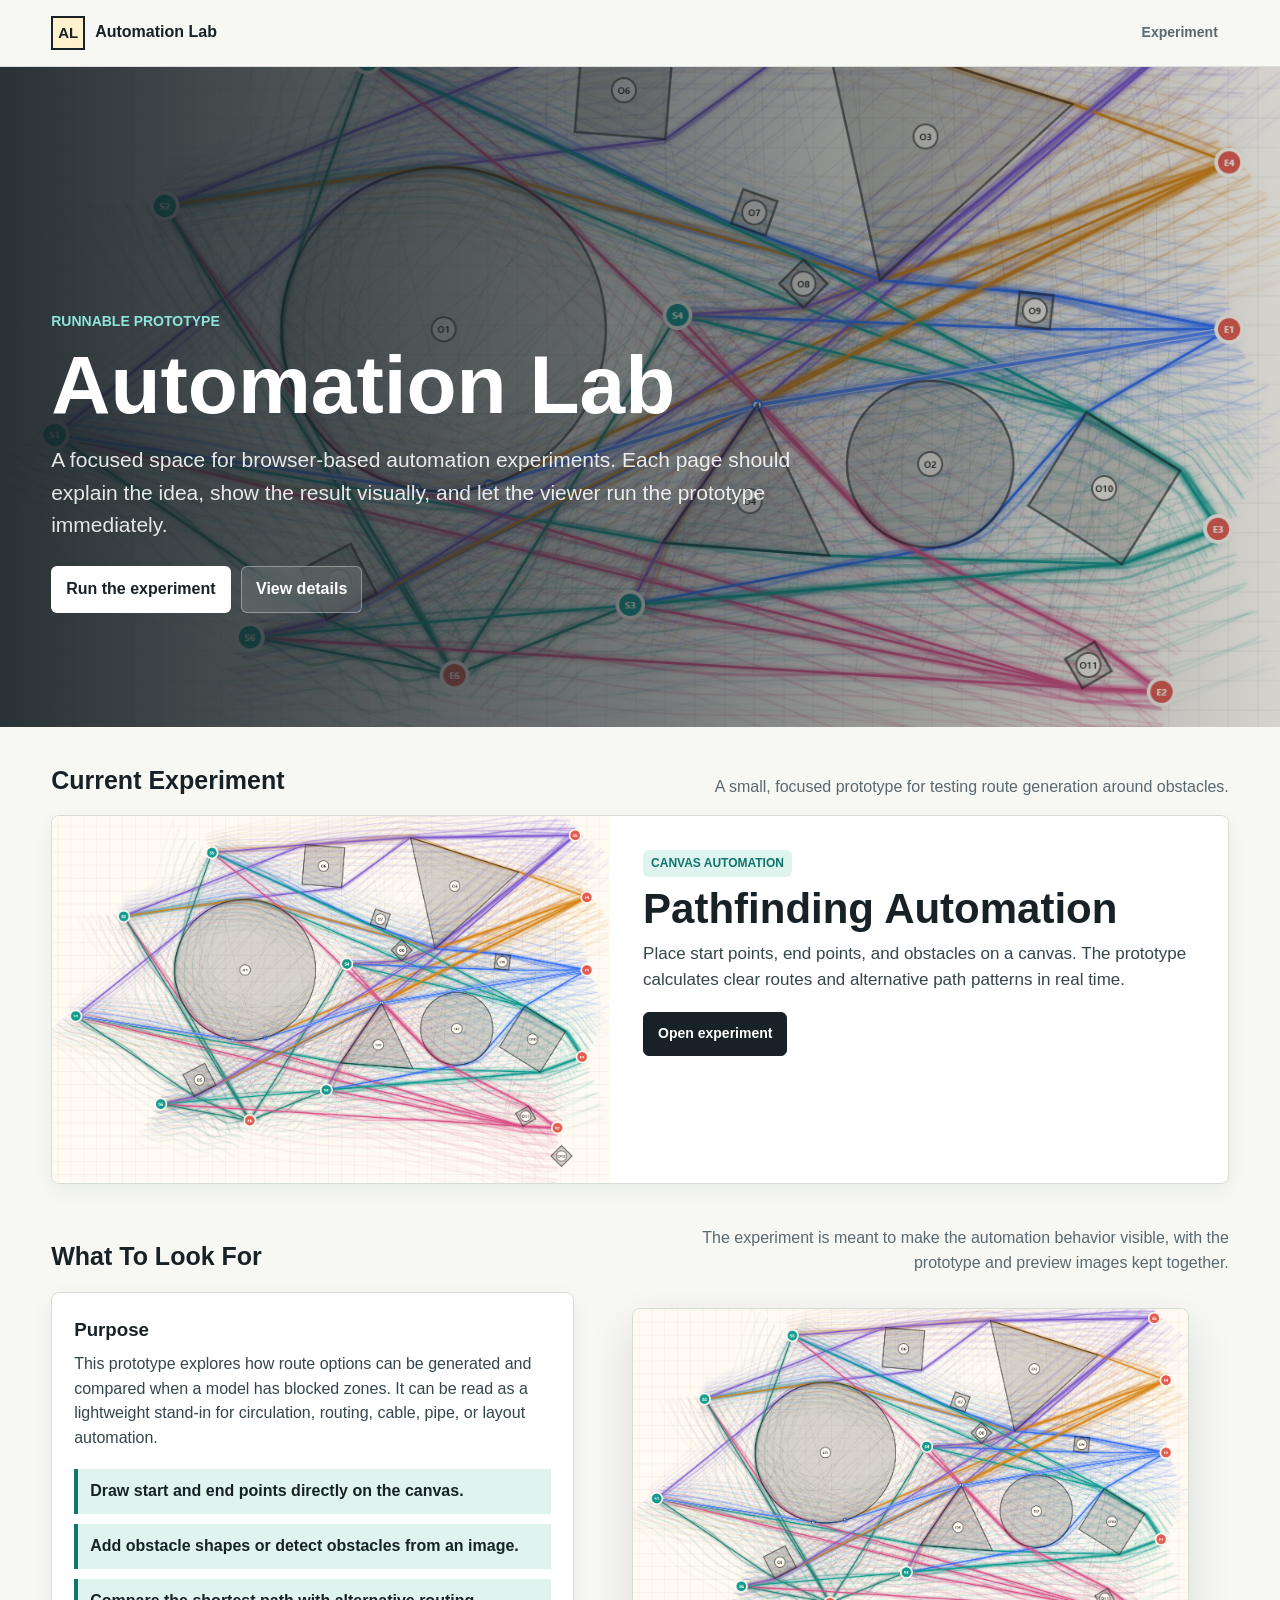
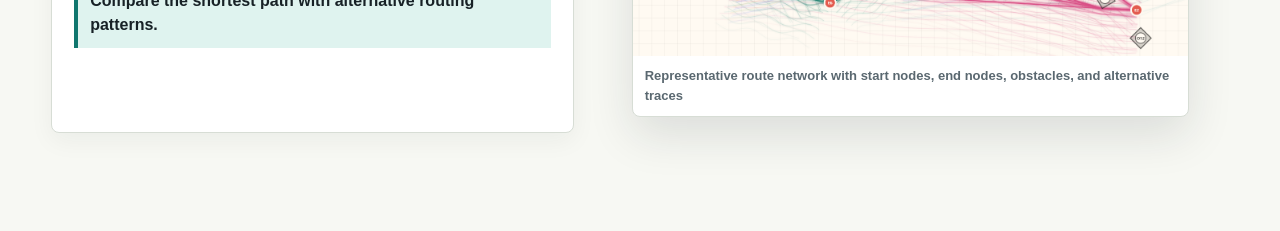
<file: index.html>
<!doctype html>
<html lang="en">
<head>
  <meta charset="utf-8">
  <meta name="viewport" content="width=device-width, initial-scale=1">
  <title>Automation Lab | Runnable Automation Experiments</title>
  <meta name="description" content="A focused gallery of runnable automation experiments with visual previews and browser-based prototypes.">
  <meta property="og:title" content="Automation Lab | Runnable Automation Experiments">
  <meta property="og:description" content="A focused gallery of runnable automation experiments with visual previews and browser-based prototypes.">
  <meta property="og:type" content="website">
  <meta property="og:url" content="https://onehojoe.github.io/codex-lab/">
  <meta property="og:image" content="https://onehojoe.github.io/codex-lab/labs/realtime-geometry-pathfinding/polished-preview.png?v=hero-20260525">
  <meta name="twitter:card" content="summary_large_image">
  <meta name="twitter:title" content="Automation Lab | Runnable Automation Experiments">
  <meta name="twitter:description" content="A focused gallery of runnable automation experiments with visual previews and browser-based prototypes.">
  <meta name="twitter:image" content="https://onehojoe.github.io/codex-lab/labs/realtime-geometry-pathfinding/polished-preview.png?v=hero-20260525">
  <style>
    :root {
      --ink: #172126;
      --muted: #5a6870;
      --paper: #f7f8f3;
      --surface: #ffffff;
      --line: #d7ddd5;
      --teal: #0f766e;
      --teal-soft: #dff3ef;
      --amber: #c98205;
      --amber-soft: #fff1cc;
      --blue: #255c99;
      --shadow: 0 18px 46px rgba(23, 33, 38, .12);
    }

    * {
      box-sizing: border-box;
    }

    html {
      scroll-behavior: smooth;
    }

    body {
      margin: 0;
      color: var(--ink);
      background: var(--paper);
      font-family: "Segoe UI", Arial, sans-serif;
      line-height: 1.55;
    }

    a {
      color: inherit;
    }

    img {
      display: block;
      max-width: 100%;
    }

    .topbar {
      position: sticky;
      top: 0;
      z-index: 10;
      display: flex;
      align-items: center;
      justify-content: space-between;
      gap: 16px;
      padding: 14px clamp(18px, 4vw, 56px);
      border-bottom: 1px solid rgba(23, 33, 38, .12);
      background: rgba(247, 248, 243, .94);
      backdrop-filter: blur(14px);
    }

    .brand {
      display: flex;
      align-items: center;
      gap: 10px;
      min-width: 0;
      font-weight: 900;
      text-decoration: none;
    }

    .mark {
      display: grid;
      place-items: center;
      width: 34px;
      height: 34px;
      border: 2px solid var(--ink);
      background: var(--amber-soft);
      font-size: 15px;
      line-height: 1;
    }

    .nav {
      display: flex;
      gap: 8px;
      flex-wrap: wrap;
      justify-content: flex-end;
    }

    .nav a {
      min-height: 34px;
      padding: 7px 10px;
      border: 1px solid transparent;
      border-radius: 6px;
      color: var(--muted);
      font-size: 14px;
      font-weight: 800;
      text-decoration: none;
    }

    .nav a:hover {
      border-color: var(--line);
      background: var(--surface);
      color: var(--ink);
    }

    .hero {
      min-height: min(660px, calc(100vh - 56px));
      display: grid;
      align-items: end;
      padding: clamp(36px, 7vw, 78px) clamp(18px, 4vw, 56px);
      background:
        linear-gradient(90deg, rgba(23, 33, 38, .92), rgba(23, 33, 38, .58) 52%, rgba(23, 33, 38, .18)),
        url("labs/realtime-geometry-pathfinding/polished-preview.png?v=hero-20260525") center / cover no-repeat;
      color: #ffffff;
    }

    .hero-copy {
      max-width: 760px;
      padding-bottom: clamp(18px, 4vh, 48px);
    }

    .eyebrow {
      margin: 0 0 10px;
      color: #8de5d9;
      font-size: 14px;
      font-weight: 900;
      text-transform: uppercase;
    }

    h1 {
      margin: 0;
      font-size: clamp(42px, 7vw, 82px);
      line-height: 1.02;
      letter-spacing: 0;
    }

    .lede {
      max-width: 66ch;
      margin: 18px 0 0;
      color: rgba(255, 255, 255, .88);
      font-size: clamp(17px, 2vw, 21px);
    }

    .hero-actions {
      display: flex;
      flex-wrap: wrap;
      gap: 10px;
      margin-top: 24px;
    }

    .button,
    .launch {
      display: inline-flex;
      align-items: center;
      justify-content: center;
      min-height: 42px;
      padding: 10px 14px;
      border-radius: 6px;
      font-weight: 900;
      text-decoration: none;
    }

    .button {
      border: 1px solid rgba(255, 255, 255, .34);
      background: #ffffff;
      color: var(--ink);
    }

    .button.secondary {
      background: rgba(255, 255, 255, .12);
      color: #ffffff;
      backdrop-filter: blur(12px);
    }

    main {
      padding: 34px clamp(18px, 4vw, 56px) 56px;
    }

    .section {
      max-width: 1180px;
      margin: 0 auto 42px;
    }

    .section-head {
      display: flex;
      align-items: end;
      justify-content: space-between;
      gap: 18px;
      margin-bottom: 16px;
    }

    h2 {
      margin: 0;
      font-size: 25px;
      letter-spacing: 0;
    }

    .section-head p {
      max-width: 60ch;
      margin: 0;
      color: var(--muted);
      text-align: right;
    }

    .explain-grid {
      display: grid;
      grid-template-columns: minmax(0, .82fr) minmax(320px, 1fr);
      gap: 18px;
      align-items: stretch;
    }

    .explain-copy {
      padding: 22px;
      border: 1px solid var(--line);
      border-radius: 8px;
      background: var(--surface);
      box-shadow: 0 8px 24px rgba(23, 33, 38, .05);
    }

    .explain-copy h3 {
      margin: 0 0 8px;
    }

    .explain-copy p {
      margin: 0;
      color: #34454c;
    }

    .explain-list {
      display: grid;
      gap: 10px;
      margin: 18px 0 0;
      padding: 0;
      list-style: none;
    }

    .explain-list li {
      padding: 10px 12px;
      border-left: 4px solid var(--teal);
      background: var(--teal-soft);
      font-weight: 800;
    }

    .visual-grid {
      display: grid;
      grid-template-columns: 1fr;
      gap: 12px;
    }

    .visual,
    .card {
      overflow: hidden;
      min-width: 0;
      border: 1px solid var(--line);
      border-radius: 8px;
      background: var(--surface);
      box-shadow: var(--shadow);
    }

    .visual img {
      width: 100%;
      aspect-ratio: 16 / 10;
      object-fit: cover;
      background: #dce3df;
    }

    .visual figcaption {
      padding: 10px 12px;
      color: var(--muted);
      font-size: 13px;
      font-weight: 800;
    }

    .card {
      display: grid;
      grid-template-columns: minmax(320px, .9fr) minmax(0, 1fr);
      box-shadow: 0 8px 20px rgba(23, 33, 38, .05);
    }

    .card img {
      width: 100%;
      height: 100%;
      min-height: 280px;
      object-fit: cover;
      background: #dce3df;
    }

    .card-body {
      padding: clamp(20px, 4vw, 34px);
    }

    .tag {
      display: inline-flex;
      margin-bottom: 10px;
      padding: 4px 8px;
      border-radius: 6px;
      color: var(--teal);
      background: var(--teal-soft);
      font-size: 12px;
      font-weight: 900;
      text-transform: uppercase;
    }

    .card h3 {
      margin: 0 0 10px;
      font-size: clamp(26px, 4vw, 42px);
      line-height: 1.05;
    }

    .card p {
      margin: 0;
      color: #34454c;
      font-size: 17px;
    }

    .launch {
      margin-top: 18px;
      border: 1px solid var(--ink);
      background: var(--ink);
      color: #ffffff;
      font-size: 14px;
    }

    .launch:hover {
      background: var(--blue);
      border-color: var(--blue);
    }

    @media (max-width: 900px) {
      .explain-grid,
      .card {
        grid-template-columns: 1fr;
      }

      .section-head {
        display: block;
      }

      .section-head p {
        margin-top: 8px;
        text-align: left;
      }
    }

    @media (max-width: 640px) {
      .topbar {
        align-items: flex-start;
        flex-direction: column;
      }

      .nav {
        justify-content: flex-start;
      }

      .hero {
        min-height: 580px;
        background-position: 58% center;
      }

      .visual-grid {
        grid-template-columns: 1fr;
      }
    }
  </style>
</head>
<body>
  <header class="topbar">
    <a class="brand" href="./" aria-label="Automation Lab home">
      <span class="mark">AL</span>
      <span>Automation Lab</span>
    </a>
    <nav class="nav" aria-label="Main navigation">
      <a href="#experiment">Experiment</a>
    </nav>
  </header>

  <section class="hero" aria-labelledby="heroTitle">
    <div class="hero-copy">
      <p class="eyebrow">Runnable prototype</p>
      <h1 id="heroTitle">Automation Lab</h1>
      <p class="lede">
        A focused space for browser-based automation experiments. Each page should explain the idea, show the result visually, and let the viewer run the prototype immediately.
      </p>
      <div class="hero-actions">
        <a class="button" href="labs/realtime-geometry-pathfinding/">Run the experiment</a>
        <a class="button secondary" href="#experiment">View details</a>
      </div>
    </div>
  </section>

  <main>
    <section class="section" id="experiment">
      <div class="section-head">
        <h2>Current Experiment</h2>
        <p>A small, focused prototype for testing route generation around obstacles.</p>
      </div>
      <article class="card">
        <img src="labs/realtime-geometry-pathfinding/polished-preview.png?v=hero-20260525" alt="Pathfinding automation preview with multiple routes around obstacles">
        <div class="card-body">
          <span class="tag">Canvas Automation</span>
          <h3>Pathfinding Automation</h3>
          <p>
            Place start points, end points, and obstacles on a canvas. The prototype calculates clear routes and alternative path patterns in real time.
          </p>
          <a class="launch" href="labs/realtime-geometry-pathfinding/">Open experiment</a>
        </div>
      </article>
    </section>

    <section class="section" aria-labelledby="howTitle">
      <div class="section-head">
        <h2 id="howTitle">What To Look For</h2>
        <p>The experiment is meant to make the automation behavior visible, with the prototype and preview images kept together.</p>
      </div>
      <div class="explain-grid">
        <div class="explain-copy">
          <h3>Purpose</h3>
          <p>
            This prototype explores how route options can be generated and compared when a model has blocked zones. It can be read as a lightweight stand-in for circulation, routing, cable, pipe, or layout automation.
          </p>
          <ul class="explain-list">
            <li>Draw start and end points directly on the canvas.</li>
            <li>Add obstacle shapes or detect obstacles from an image.</li>
            <li>Compare the shortest path with alternative routing patterns.</li>
          </ul>
        </div>
        <div class="visual-grid" aria-label="Experiment preview images">
          <figure class="visual">
            <img src="labs/realtime-geometry-pathfinding/polished-preview.png?v=hero-20260525" alt="Generated route network around multiple obstacles">
            <figcaption>Representative route network with start nodes, end nodes, obstacles, and alternative traces</figcaption>
          </figure>
        </div>
      </div>
    </section>
  </main>
</body>
</html>
</file>
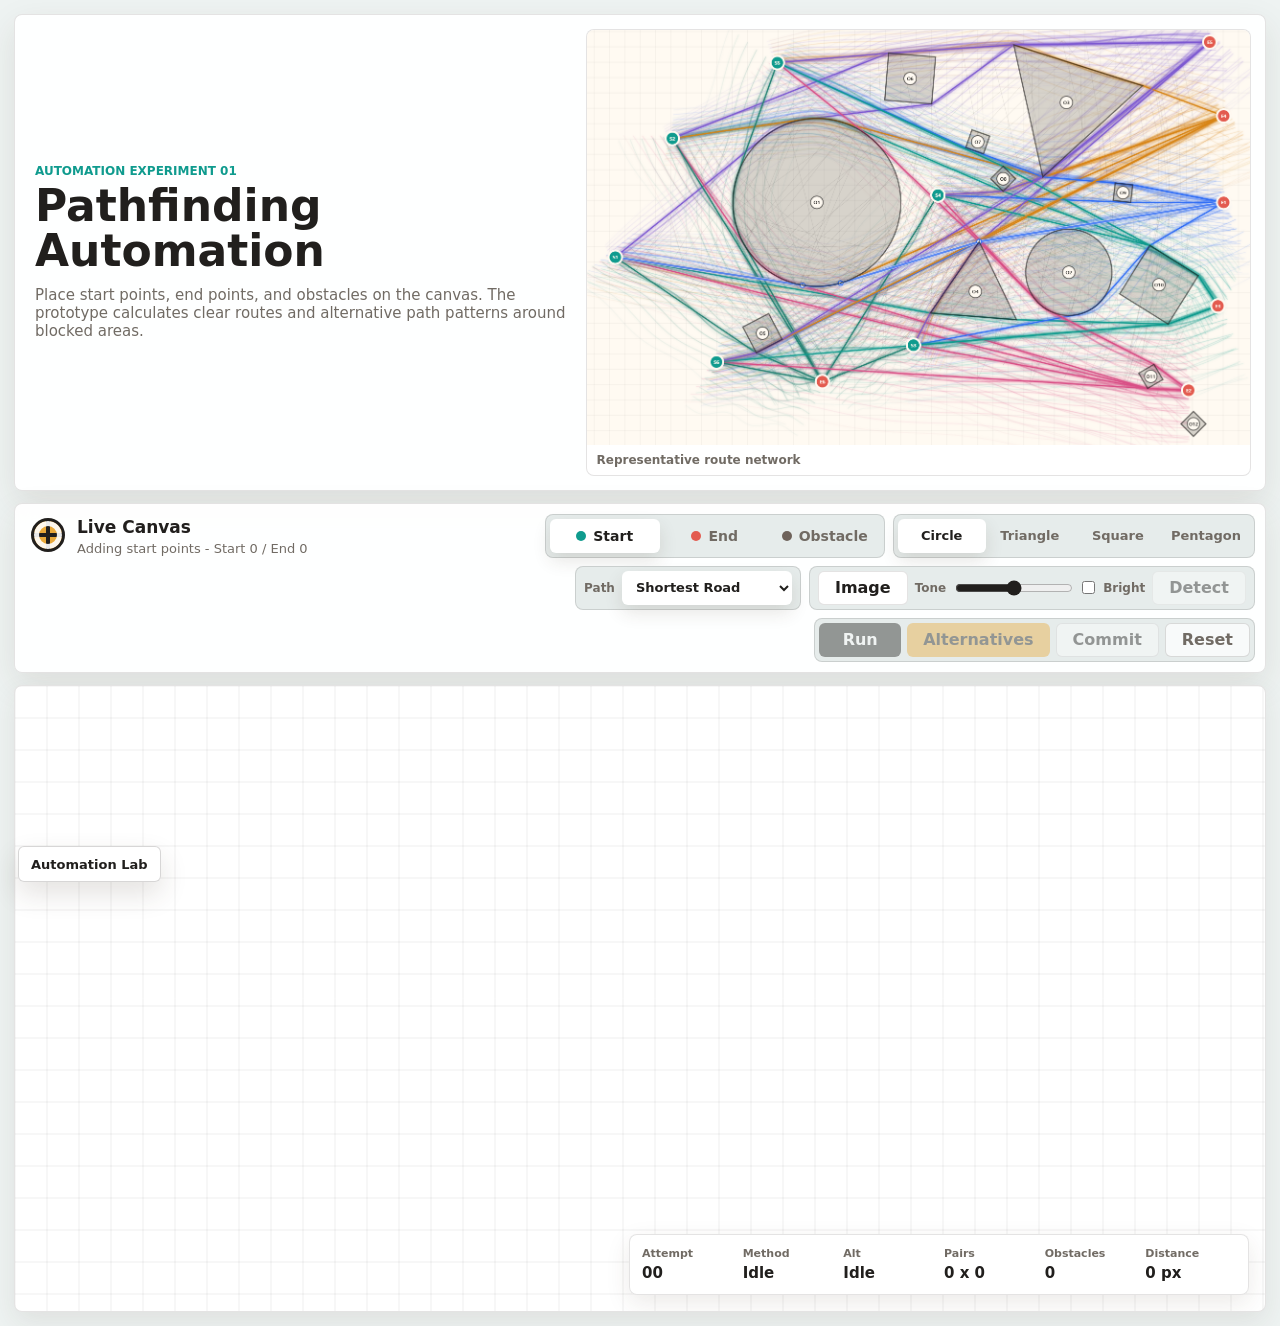
<file: labs/realtime-geometry-pathfinding/index.html>
<!doctype html>
<html lang="en">
  <head>
    <meta charset="UTF-8" />
    <meta name="viewport" content="width=device-width, initial-scale=1.0" />
    <title>Automation Lab | Pathfinding Automation</title>
    <meta name="description" content="A runnable pathfinding automation experiment for route generation around obstacles." />
    <meta property="og:title" content="Automation Lab | Pathfinding Automation" />
    <meta property="og:description" content="A runnable pathfinding automation experiment for route generation around obstacles." />
    <meta property="og:type" content="website" />
    <meta property="og:url" content="https://onehojoe.github.io/codex-lab/labs/realtime-geometry-pathfinding/" />
    <meta property="og:image" content="https://onehojoe.github.io/codex-lab/labs/realtime-geometry-pathfinding/polished-preview.png?v=hero-20260525" />
    <meta name="twitter:card" content="summary_large_image" />
    <meta name="twitter:title" content="Automation Lab | Pathfinding Automation" />
    <meta name="twitter:description" content="A runnable pathfinding automation experiment for route generation around obstacles." />
    <meta name="twitter:image" content="https://onehojoe.github.io/codex-lab/labs/realtime-geometry-pathfinding/polished-preview.png?v=hero-20260525" />
    <link rel="stylesheet" href="styles.css?v=hero-20260525" />
  </head>
  <body>
    <main class="app-shell">
      <a class="lab-home" href="../../index.html">Automation Lab</a>

      <section class="lab-brief" aria-labelledby="briefTitle">
        <div class="brief-copy">
          <p class="brief-kicker">Automation Experiment 01</p>
          <h1 id="briefTitle">Pathfinding Automation</h1>
          <p>
            Place start points, end points, and obstacles on the canvas. The prototype calculates clear routes and alternative path patterns around blocked areas.
          </p>
        </div>
        <div class="brief-media" aria-label="Experiment preview images">
          <figure>
            <img src="polished-preview.png?v=hero-20260525" alt="Route network generated around obstacles" />
            <figcaption>Representative route network</figcaption>
          </figure>
        </div>
      </section>

      <header class="topbar" aria-label="Pathfinding automation controls">
        <div class="brand">
          <span class="brand-mark" aria-hidden="true"></span>
          <div>
            <h2>Live Canvas</h2>
            <p id="statusText">Adding start points - Start 0 / End 0</p>
          </div>
        </div>

        <div class="toolbar" role="toolbar" aria-label="Placement and run controls">
          <div class="mode-group" aria-label="Placement mode">
            <button class="mode-button is-active" id="startModeButton" type="button" data-mode="start">
              <span class="dot dot-start" aria-hidden="true"></span>
              Start
            </button>
            <button class="mode-button" id="endModeButton" type="button" data-mode="end">
              <span class="dot dot-end" aria-hidden="true"></span>
              End
            </button>
            <button class="mode-button" id="obstacleModeButton" type="button" data-mode="obstacle">
              <span class="dot dot-obstacle" aria-hidden="true"></span>
              Obstacle
            </button>
          </div>

          <div class="shape-group" aria-label="Obstacle shape">
            <button class="shape-button is-active" id="circleShapeButton" type="button" data-shape="circle">Circle</button>
            <button class="shape-button" type="button" data-shape="triangle">Triangle</button>
            <button class="shape-button" type="button" data-shape="square">Square</button>
            <button class="shape-button" type="button" data-shape="pentagon">Pentagon</button>
          </div>

          <div class="route-group" aria-label="Route method">
            <label for="routeModeSelect">Path</label>
            <select id="routeModeSelect">
              <option value="shortest-road" selected>Shortest Road</option>
              <option value="shortest">Shortest Graph</option>
              <option value="straight">Straight</option>
              <option value="arc">Arc</option>
              <option value="dogleg">Dogleg</option>
              <option value="wave">Wave</option>
              <option value="probe">Probe</option>
              <option value="orbit">Orbit</option>
              <option value="cycle">Cycle</option>
            </select>
          </div>

          <div class="route-tune" id="routeTunePanel" aria-label="Selected route settings" hidden>
            <div class="route-picker" id="routePicker"></div>
            <label for="clothoidRadiusSlider">Radius</label>
            <input id="clothoidRadiusSlider" type="range" min="40" max="180" value="100" />
            <input id="clothoidRadiusValue" type="number" min="40" max="180" value="100" />
          </div>

          <div class="image-group" aria-label="Image obstacle detection">
            <button class="image-button" id="imageButton" type="button">Image</button>
            <label for="thresholdSlider">Tone</label>
            <input id="thresholdSlider" type="range" min="0" max="255" value="128" />
            <label class="toggle-label" for="brightAreaToggle">
              <input id="brightAreaToggle" type="checkbox" />
              Bright
            </label>
            <button class="image-button" id="detectImageButton" type="button" disabled>Detect</button>
            <input id="imageInput" type="file" accept="image/*" hidden />
          </div>

          <div class="action-group" aria-label="Run controls">
            <button class="run-button" id="runButton" type="button" disabled>Run</button>
            <button class="pattern-button" id="patternButton" type="button" disabled>Alternatives</button>
            <button class="commit-button" id="commitPatternButton" type="button" disabled>Commit</button>
            <button class="ghost-button" id="resetButton" type="button">Reset</button>
          </div>
        </div>
      </header>

      <section class="stage-wrap" aria-label="Pathfinding stage">
        <canvas id="stage" aria-label="Pathfinding canvas"></canvas>

        <aside class="readout" aria-label="Run readout">
          <dl>
            <div>
              <dt>Attempt</dt>
              <dd id="attemptText">00</dd>
            </div>
            <div>
              <dt>Method</dt>
              <dd id="strategyText">Idle</dd>
            </div>
            <div>
              <dt>Alt</dt>
              <dd id="patternText">Idle</dd>
            </div>
            <div>
              <dt>Pairs</dt>
              <dd id="countText">0 x 0</dd>
            </div>
            <div>
              <dt>Obstacles</dt>
              <dd id="obstacleText">0</dd>
            </div>
            <div>
              <dt>Distance</dt>
              <dd id="distanceText">0 px</dd>
            </div>
          </dl>
        </aside>
      </section>
    </main>

    <script src="app.js?v=hero-20260525"></script>
  </body>
</html>
</file>
<file: labs/realtime-geometry-pathfinding/styles.css>
:root {
  color-scheme: light;
  --bg: #eef3f2;
  --surface: #ffffff;
  --ink: #211f1d;
  --muted: #716b64;
  --line: #cfd9d7;
  --grid: rgba(33, 31, 29, 0.07);
  --panel: rgba(255, 255, 255, 0.94);
  --control: #e6eceb;
  --start: #0f9b8e;
  --end: #e35b4f;
  --route: #2f6df6;
  --amber: #e9a93a;
  --shadow: 0 12px 34px rgba(64, 49, 32, 0.1);
}

* {
  box-sizing: border-box;
}

body {
  margin: 0;
  min-height: 100vh;
  background: var(--bg);
  color: var(--ink);
  font-family:
    Inter, ui-sans-serif, system-ui, -apple-system, BlinkMacSystemFont, "Segoe UI",
    sans-serif;
}

button {
  border: 0;
  color: inherit;
  font: inherit;
}

.app-shell {
  display: grid;
  grid-template-rows: auto auto minmax(0, 1fr);
  gap: 12px;
  min-height: 100vh;
  padding: 14px;
}

.lab-home {
  position: fixed;
  left: 18px;
  bottom: 18px;
  z-index: 20;
  display: inline-flex;
  align-items: center;
  justify-content: center;
  min-height: 36px;
  padding: 7px 12px;
  border: 1px solid rgba(33, 31, 29, 0.18);
  border-radius: 6px;
  background: rgba(255, 255, 255, 0.94);
  color: var(--ink);
  box-shadow: 0 12px 28px rgba(64, 49, 32, 0.14);
  font-size: 13px;
  font-weight: 850;
  text-decoration: none;
  backdrop-filter: blur(10px);
}

.lab-home:hover {
  background: #ffffff;
}

.lab-brief {
  display: grid;
  grid-template-columns: minmax(280px, 0.9fr) minmax(320px, 1.1fr);
  gap: 12px;
  align-items: stretch;
  padding: 14px;
  border: 1px solid rgba(33, 31, 29, 0.12);
  border-radius: 8px;
  background: var(--panel);
  box-shadow: var(--shadow);
}

.brief-copy {
  align-self: center;
  max-width: 760px;
  padding: 6px;
}

.brief-kicker {
  margin: 0 0 6px;
  color: var(--start);
  font-size: 12px;
  font-weight: 900;
  text-transform: uppercase;
}

.brief-copy h1 {
  margin: 0;
  font-size: clamp(26px, 4vw, 44px);
  line-height: 1.02;
  letter-spacing: 0;
}

.brief-copy p:not(.brief-kicker) {
  margin-top: 12px;
  max-width: 68ch;
  color: var(--muted);
  font-size: 15px;
}

.brief-media {
  display: grid;
  grid-template-columns: 1fr;
  gap: 10px;
}

.brief-media figure {
  overflow: hidden;
  margin: 0;
  border: 1px solid rgba(33, 31, 29, 0.12);
  border-radius: 8px;
  background: #ffffff;
}

.brief-media img {
  display: block;
  width: 100%;
  aspect-ratio: 16 / 10;
  object-fit: cover;
}

.brief-media figcaption {
  padding: 8px 10px;
  color: var(--muted);
  font-size: 12px;
  font-weight: 850;
}

.topbar {
  display: grid;
  grid-template-columns: minmax(210px, auto) minmax(0, 1fr);
  align-items: start;
  gap: 12px;
  min-height: 72px;
  padding: 10px;
  border: 1px solid rgba(33, 31, 29, 0.12);
  border-radius: 8px;
  background: var(--panel);
  box-shadow: var(--shadow);
  backdrop-filter: blur(10px);
}

.brand {
  display: flex;
  align-items: flex-start;
  min-width: 0;
  gap: 12px;
  padding: 4px 6px;
}

.brand-mark {
  width: 34px;
  height: 34px;
  border: 3px solid var(--ink);
  border-radius: 50%;
  background:
    linear-gradient(90deg, transparent 43%, var(--ink) 44% 56%, transparent 57%),
    linear-gradient(0deg, transparent 43%, var(--ink) 44% 56%, transparent 57%),
    var(--amber);
  box-shadow: inset 0 0 0 5px rgba(255, 255, 255, 0.9);
  flex: 0 0 auto;
}

h1,
h2,
p {
  margin: 0;
}

h1,
h2 {
  font-size: 17px;
  line-height: 1.1;
  font-weight: 800;
}

.brand p {
  margin-top: 5px;
  color: var(--muted);
  font-size: 13px;
}

.toolbar {
  display: flex;
  align-items: center;
  justify-content: flex-end;
  gap: 8px;
  flex-wrap: wrap;
}

.mode-group,
.shape-group,
.route-group,
.route-tune,
.image-group,
.action-group {
  display: grid;
  min-height: 42px;
  padding: 4px;
  border: 1px solid rgba(33, 31, 29, 0.14);
  border-radius: 8px;
  background: var(--control);
}

.mode-group {
  grid-template-columns: repeat(3, minmax(74px, 1fr));
}

.shape-group {
  grid-template-columns: repeat(4, minmax(42px, 1fr));
}

.route-group {
  grid-template-columns: auto minmax(94px, 1fr);
  align-items: center;
  gap: 7px;
  padding: 4px 8px;
}

.route-tune {
  grid-template-columns: minmax(112px, 1fr) auto minmax(100px, 130px) 58px;
  align-items: center;
  gap: 7px;
  padding: 4px 8px;
}

.route-tune[hidden] {
  display: none;
}

.route-picker {
  display: flex;
  gap: 5px;
  min-width: 0;
  max-width: 210px;
  overflow-x: auto;
  scrollbar-width: thin;
}

.route-chip {
  display: inline-flex;
  align-items: center;
  justify-content: center;
  min-width: 56px;
  min-height: 30px;
  padding: 0 9px;
  border: 1px solid rgba(33, 31, 29, 0.12);
  border-radius: 6px;
  background: #ffffff;
  color: var(--ink);
  cursor: pointer;
  font-size: 12px;
  font-weight: 850;
  white-space: nowrap;
}

.route-chip.is-active {
  border-color: rgba(33, 31, 29, 0.42);
  box-shadow: inset 0 -3px 0 var(--route-color, var(--route));
}

.image-group {
  grid-template-columns: auto auto minmax(82px, 118px) auto auto;
  align-items: center;
  gap: 7px;
  padding: 4px 8px;
}

.action-group {
  display: flex;
  align-items: center;
  gap: 6px;
}

.route-group label,
.route-tune label,
.image-group label {
  color: var(--muted);
  font-size: 12px;
  font-weight: 900;
}

.route-tune input[type="range"] {
  width: 100%;
  min-width: 90px;
  accent-color: var(--ink);
}

.route-tune input[type="number"] {
  width: 58px;
  min-height: 32px;
  border: 0;
  border-radius: 6px;
  background: #ffffff;
  color: var(--ink);
  font: inherit;
  font-size: 13px;
  font-weight: 850;
  text-align: center;
  box-shadow: 0 8px 18px rgba(64, 49, 32, 0.1);
}

.image-group .toggle-label {
  display: inline-flex;
  align-items: center;
  gap: 5px;
  white-space: nowrap;
}

.image-group input[type="range"] {
  width: 100%;
  min-width: 82px;
  accent-color: var(--ink);
}

.image-group input[type="checkbox"] {
  accent-color: var(--ink);
}

.route-group select {
  min-height: 34px;
  border: 0;
  border-radius: 6px;
  background: #ffffff;
  color: var(--ink);
  font: inherit;
  font-size: 13px;
  font-weight: 800;
  padding: 0 28px 0 10px;
  box-shadow: 0 8px 18px rgba(64, 49, 32, 0.12);
}

.mode-button,
.shape-button,
.image-button,
.run-button,
.pattern-button,
.commit-button,
.ghost-button {
  min-height: 34px;
  border-radius: 6px;
  cursor: pointer;
  transition:
    transform 160ms ease,
    box-shadow 160ms ease,
    background 160ms ease;
}

.mode-button {
  display: inline-flex;
  align-items: center;
  justify-content: center;
  gap: 7px;
  padding: 0 12px;
  background: transparent;
  color: var(--muted);
  font-size: 14px;
  font-weight: 700;
}

.shape-button {
  display: inline-flex;
  align-items: center;
  justify-content: center;
  min-width: 42px;
  padding: 0 9px;
  border-radius: 6px;
  background: transparent;
  color: var(--muted);
  font-size: 13px;
  font-weight: 800;
}

.mode-button.is-active {
  background: var(--surface);
  color: var(--ink);
  box-shadow: 0 8px 18px rgba(64, 49, 32, 0.12);
}

.shape-button.is-active {
  background: #ffffff;
  color: var(--ink);
  box-shadow: 0 8px 18px rgba(64, 49, 32, 0.12);
}

.dot {
  width: 10px;
  height: 10px;
  border-radius: 50%;
  flex: 0 0 auto;
}

.dot-start {
  background: var(--start);
}

.dot-end {
  background: var(--end);
}

.dot-obstacle {
  background: #6e625a;
}

.run-button,
.image-button,
.pattern-button,
.commit-button,
.ghost-button {
  display: inline-flex;
  align-items: center;
  justify-content: center;
  min-width: 82px;
  padding: 0 16px;
  font-weight: 800;
}

.run-button {
  background: var(--ink);
  color: #ffffff;
}

.image-button {
  min-width: 66px;
  background: #ffffff;
  border: 1px solid rgba(33, 31, 29, 0.12);
  color: var(--ink);
}

.pattern-button {
  background: var(--amber);
  color: var(--ink);
}

.commit-button {
  background: #ffffff;
  border: 1px solid rgba(33, 31, 29, 0.18);
  color: var(--ink);
}

.run-button:disabled,
.image-button:disabled,
.pattern-button:disabled,
.commit-button:disabled {
  cursor: not-allowed;
  opacity: 0.42;
}

.ghost-button {
  border: 1px solid rgba(33, 31, 29, 0.15);
  background: rgba(255, 255, 255, 0.72);
  color: var(--muted);
}

.mode-button:not(:disabled):hover,
.shape-button:not(:disabled):hover,
.image-button:not(:disabled):hover,
.run-button:not(:disabled):hover,
.pattern-button:not(:disabled):hover,
.commit-button:not(:disabled):hover,
.ghost-button:not(:disabled):hover {
  transform: translateY(-1px);
}

.stage-wrap {
  position: relative;
  min-height: 0;
  overflow: hidden;
  border: 1px solid rgba(33, 31, 29, 0.12);
  border-radius: 8px;
  background: var(--surface);
  box-shadow: 0 10px 28px rgba(64, 49, 32, 0.09);
}

#stage {
  display: block;
  width: 100%;
  height: 100%;
  min-height: calc(100vh - 360px);
  cursor: crosshair;
  touch-action: none;
}

.readout {
  position: absolute;
  right: 16px;
  bottom: 16px;
  width: min(620px, calc(100% - 32px));
  padding: 12px;
  border: 1px solid rgba(33, 31, 29, 0.12);
  border-radius: 8px;
  background: rgba(255, 255, 255, 0.92);
  box-shadow: 0 8px 24px rgba(64, 49, 32, 0.1);
  backdrop-filter: blur(10px);
}

.readout dl {
  display: grid;
  grid-template-columns: repeat(6, minmax(0, 1fr));
  gap: 10px;
  margin: 0;
}

.readout div {
  min-width: 0;
}

.readout dt {
  color: var(--muted);
  font-size: 11px;
  font-weight: 800;
}

.readout dd {
  overflow: hidden;
  margin: 4px 0 0;
  text-overflow: ellipsis;
  white-space: nowrap;
  font-size: 15px;
  font-weight: 850;
}

@media (max-width: 760px) {
  .app-shell {
    gap: 12px;
    padding: 10px;
  }

  .topbar {
    grid-template-columns: 1fr;
    align-items: stretch;
  }

  .lab-brief {
    grid-template-columns: 1fr;
  }

  .brief-media {
    grid-template-columns: 1fr;
  }

  .brand {
    min-width: 0;
  }

  .toolbar {
    justify-content: stretch;
  }

  .mode-group {
    grid-template-columns: repeat(3, minmax(0, 1fr));
    width: 100%;
  }

  .shape-group {
    width: 100%;
  }

  .route-group,
  .route-tune,
  .image-group,
  .action-group {
    width: 100%;
  }

  .route-tune {
    grid-template-columns: minmax(120px, 1fr) auto minmax(110px, 1fr) 58px;
  }

  .route-picker {
    max-width: none;
  }

  .image-group {
    grid-template-columns: auto auto minmax(110px, 1fr) auto auto;
  }

  .run-button,
  .image-button,
  .pattern-button,
  .commit-button,
  .ghost-button {
    flex: 1 1 120px;
  }

  #stage {
    min-height: max(340px, calc(100vh - 560px));
  }

  .readout {
    left: 10px;
    right: 10px;
    bottom: 10px;
    width: auto;
  }
}
</file>
